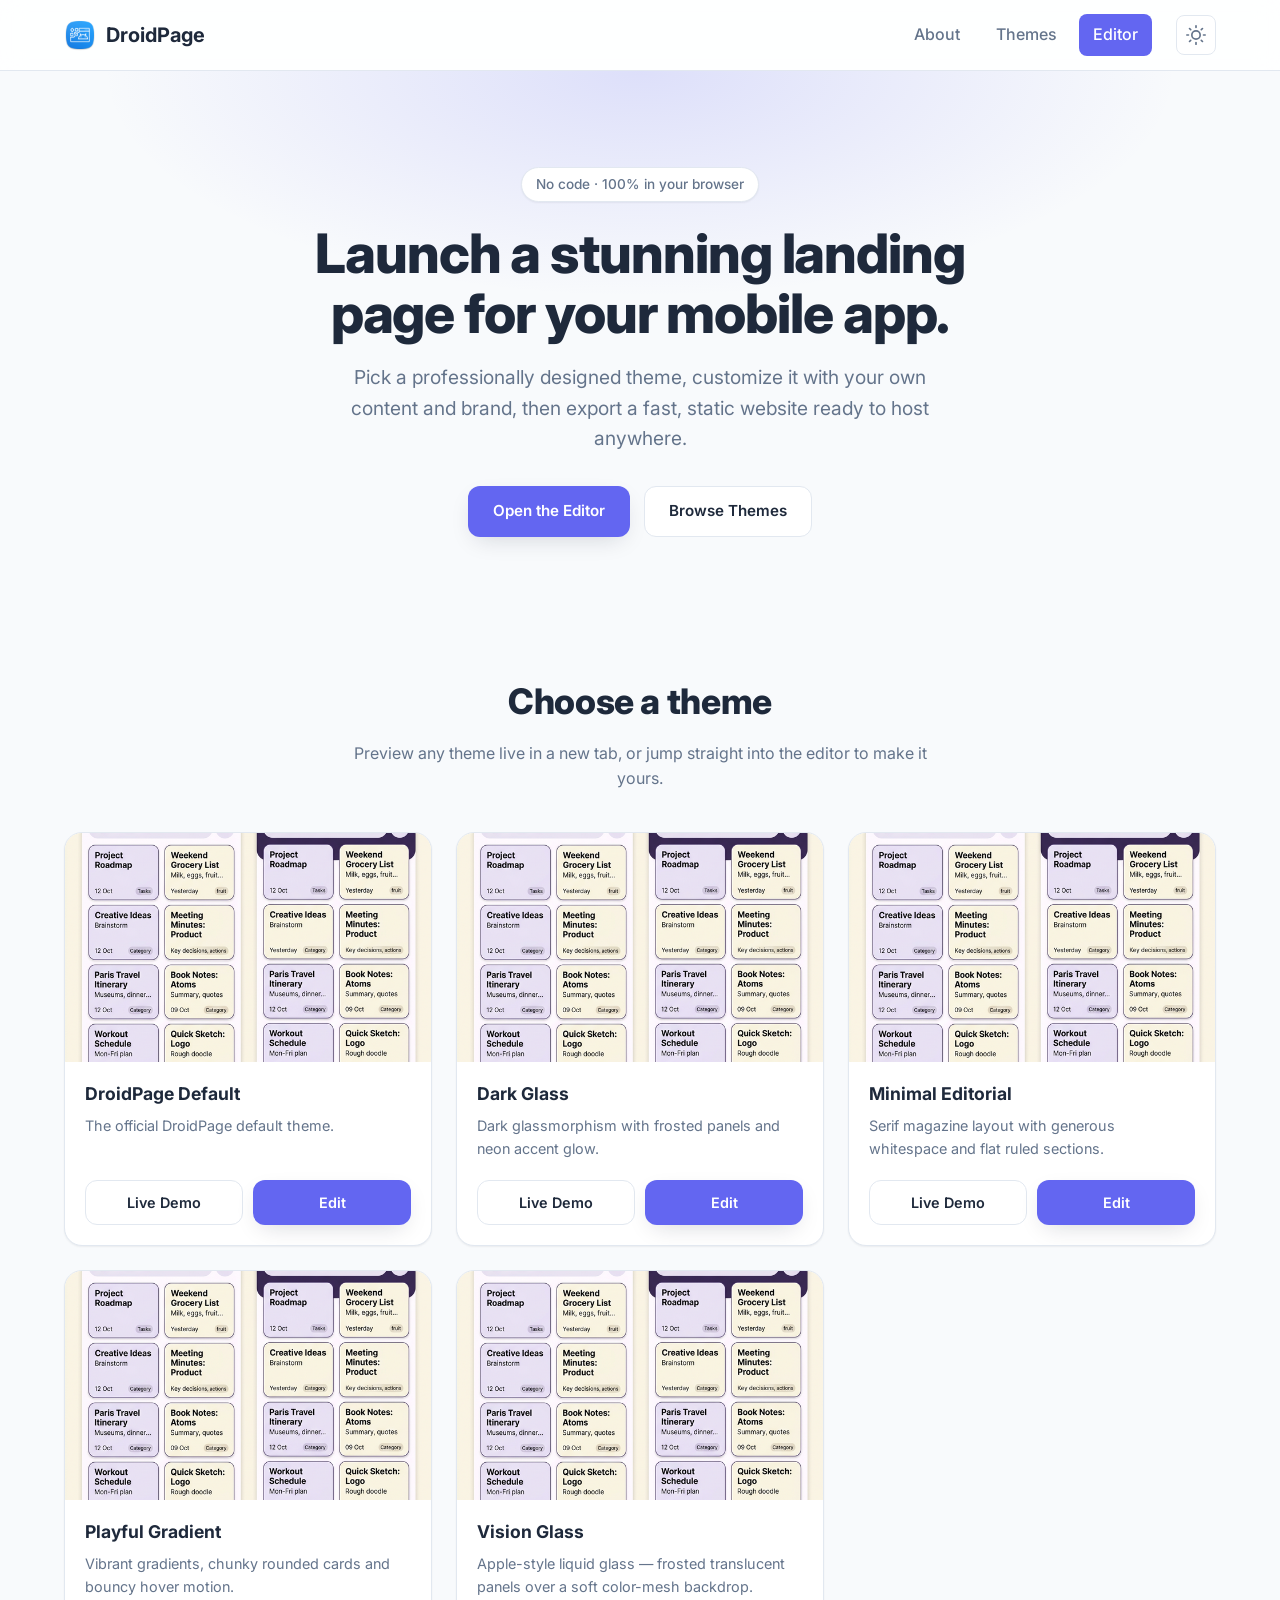
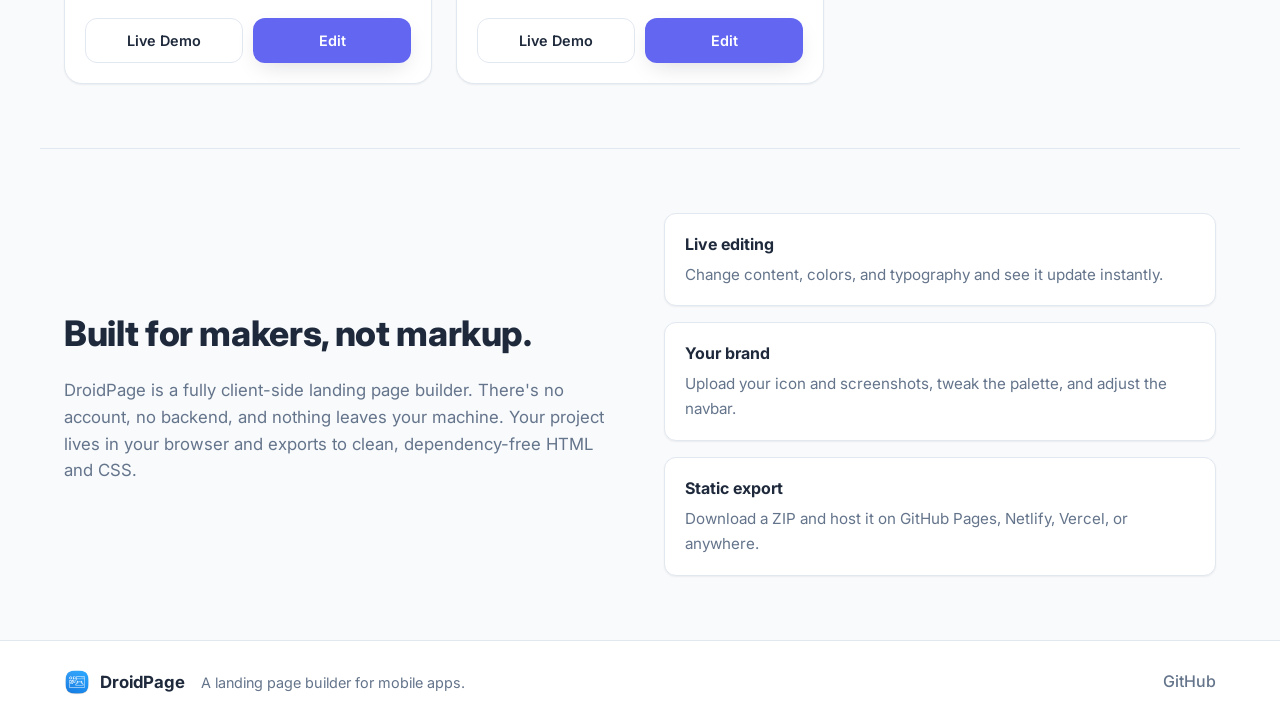
<file: index.html>
<!DOCTYPE html>
<html lang="en">

<head>
    <meta charset="UTF-8">
    <meta name="viewport" content="width=device-width, initial-scale=1.0">
    <title>DroidPage | Mobile App Landing Page Builder</title>
    <meta name="description"
        content="DroidPage is a free, client-side builder for beautiful mobile app landing pages. Pick a theme, customize it, and export a ready-to-host website in seconds.">
    <link rel="icon" href="assets/img/droid-page-icon.png">
    <link rel="stylesheet" href="assets/css/home.css">
    <link href="https://fonts.googleapis.com/css2?family=Inter:wght@300;400;500;600;700;800&display=swap"
        rel="stylesheet">
</head>

<body>
    <header class="site-nav" id="site-nav">
        <div class="nav-inner">
            <a href="index.html" class="brand" aria-label="DroidPage home">
                <img src="assets/img/droid-page-icon.png" alt="" class="brand-icon">
                <span>DroidPage</span>
            </a>

            <nav class="nav-links" id="nav-links">
                <a href="#about" data-nav-link>About</a>
                <a href="#themes" data-nav-link>Themes</a>
                <a href="editor.html" class="nav-cta">Editor</a>
            </nav>

            <div class="nav-actions">
                <button id="theme-toggle" class="icon-btn" title="Toggle light / dark" aria-label="Toggle light / dark">
                    <svg class="icon-sun" xmlns="http://www.w3.org/2000/svg" width="20" height="20" viewBox="0 0 24 24"
                        fill="none" stroke="currentColor" stroke-width="2" stroke-linecap="round"
                        stroke-linejoin="round">
                        <circle cx="12" cy="12" r="5" />
                        <path
                            d="M12 1v2M12 21v2M4.22 4.22l1.42 1.42M18.36 18.36l1.42 1.42M1 12h2M21 12h2M4.22 19.78l1.42-1.42M18.36 5.64l1.42-1.42" />
                    </svg>
                    <svg class="icon-moon" xmlns="http://www.w3.org/2000/svg" width="20" height="20"
                        viewBox="0 0 24 24" fill="none" stroke="currentColor" stroke-width="2" stroke-linecap="round"
                        stroke-linejoin="round">
                        <path d="M21 12.79A9 9 0 1 1 11.21 3 7 7 0 0 0 21 12.79z" />
                    </svg>
                </button>
                <button id="nav-toggle" class="icon-btn nav-toggle" title="Menu" aria-label="Open menu"
                    aria-expanded="false">
                    <svg xmlns="http://www.w3.org/2000/svg" width="22" height="22" viewBox="0 0 24 24" fill="none"
                        stroke="currentColor" stroke-width="2" stroke-linecap="round" stroke-linejoin="round">
                        <line x1="3" y1="6" x2="21" y2="6" />
                        <line x1="3" y1="12" x2="21" y2="12" />
                        <line x1="3" y1="18" x2="21" y2="18" />
                    </svg>
                </button>
            </div>
        </div>
    </header>

    <main>
        <section class="hero">
            <div class="hero-inner">
                <span class="hero-badge">No code &middot; 100% in your browser</span>
                <h1>Launch a stunning landing page for your mobile app.</h1>
                <p class="hero-sub">
                    Pick a professionally designed theme, customize it with your own content and brand,
                    then export a fast, static website ready to host anywhere.
                </p>
                <div class="hero-actions">
                    <a href="editor.html" class="btn btn-primary">Open the Editor</a>
                    <a href="#themes" class="btn btn-ghost">Browse Themes</a>
                </div>
            </div>
        </section>

        <section class="section themes-section" id="themes">
            <div class="section-head">
                <h2>Choose a theme</h2>
                <p>Preview any theme live in a new tab, or jump straight into the editor to make it yours.</p>
            </div>
            <div class="theme-grid" id="theme-grid">
                <div class="theme-card-skeleton"></div>
                <div class="theme-card-skeleton"></div>
                <div class="theme-card-skeleton"></div>
            </div>
        </section>

        <section class="section about-section" id="about">
            <div class="about-grid">
                <div class="about-copy">
                    <h2>Built for makers, not markup.</h2>
                    <p>
                        DroidPage is a fully client-side landing page builder. There's no account, no backend,
                        and nothing leaves your machine. Your project lives in your browser and exports to clean,
                        dependency-free HTML and CSS.
                    </p>
                </div>
                <ul class="about-features">
                    <li>
                        <span class="about-feature-title">Live editing</span>
                        <span class="about-feature-text">Change content, colors, and typography and see it update
                            instantly.</span>
                    </li>
                    <li>
                        <span class="about-feature-title">Your brand</span>
                        <span class="about-feature-text">Upload your icon and screenshots, tweak the palette, and adjust
                            the navbar.</span>
                    </li>
                    <li>
                        <span class="about-feature-title">Static export</span>
                        <span class="about-feature-text">Download a ZIP and host it on GitHub Pages, Netlify, Vercel, or
                            anywhere.</span>
                    </li>
                </ul>
            </div>
        </section>
    </main>

    <footer class="site-footer">
        <div class="footer-inner">
            <a href="index.html" class="brand brand-sm">
                <img src="assets/img/droid-page-icon.png" alt="" class="brand-icon">
                <span>DroidPage</span>
            </a>
            <p class="footer-note">A landing page builder for mobile apps.</p>
            <a href="https://github.com/OneDroid/DroidPage" target="_blank" rel="noopener" class="footer-link">GitHub</a>
        </div>
    </footer>

    <script type="module" src="assets/js/pages/home.js"></script>
</body>

</html>
</file>
<file: assets/css/home.css>
:root {
    --primary-color: #6366f1;
    --primary-hover: #4f46e5;
    --bg-color: #f8fafc;
    --surface: #ffffff;
    --surface-2: #f1f5f9;
    --text-primary: #1e293b;
    --text-secondary: #64748b;
    --border-color: #e2e8f0;
    --nav-bg: rgba(255, 255, 255, 0.85);
    --shadow-sm: 0 1px 2px rgba(15, 23, 42, 0.06);
    --shadow-md: 0 8px 24px -8px rgba(15, 23, 42, 0.18);
    --shadow-lg: 0 24px 48px -16px rgba(15, 23, 42, 0.28);
    --radius-lg: 18px;
    --radius-md: 12px;
    --radius-sm: 8px;
    --transition: all 0.25s cubic-bezier(0.4, 0, 0.2, 1);
}

.dark-theme {
    --bg-color: #0b1120;
    --surface: #131c2e;
    --surface-2: #1b2740;
    --text-primary: #f8fafc;
    --text-secondary: #94a3b8;
    --border-color: #29354f;
    --nav-bg: rgba(11, 17, 32, 0.85);
    --shadow-md: 0 8px 24px -8px rgba(0, 0, 0, 0.6);
    --shadow-lg: 0 24px 48px -16px rgba(0, 0, 0, 0.7);
}

* {
    margin: 0;
    padding: 0;
    box-sizing: border-box;
}

html {
    scroll-behavior: smooth;
    scroll-padding-top: 90px;
}

body {
    font-family: 'Inter', -apple-system, BlinkMacSystemFont, 'Segoe UI', sans-serif;
    background-color: var(--bg-color);
    color: var(--text-primary);
    line-height: 1.6;
    -webkit-font-smoothing: antialiased;
}

a {
    color: inherit;
    text-decoration: none;
}

img {
    display: block;
    max-width: 100%;
}

/* ── Navbar ─────────────────────────────────────────────── */
.site-nav {
    position: sticky;
    top: 0;
    z-index: 100;
    background: var(--nav-bg);
    backdrop-filter: blur(12px);
    -webkit-backdrop-filter: blur(12px);
    border-bottom: 1px solid var(--border-color);
}

.nav-inner {
    max-width: 1200px;
    margin: 0 auto;
    padding: 14px 24px;
    display: flex;
    align-items: center;
    gap: 24px;
}

.brand {
    display: flex;
    align-items: center;
    gap: 10px;
    font-weight: 700;
    font-size: 1.25rem;
    color: var(--text-primary);
}

.brand-icon {
    width: 32px;
    height: 32px;
    object-fit: contain;
}

.nav-links {
    margin-left: auto;
    display: flex;
    align-items: center;
    gap: 8px;
}

.nav-links a {
    padding: 8px 14px;
    border-radius: var(--radius-sm);
    font-weight: 500;
    color: var(--text-secondary);
    transition: var(--transition);
}

.nav-links a:hover {
    color: var(--text-primary);
    background: var(--surface-2);
}

.nav-links .nav-cta {
    background: var(--primary-color);
    color: #fff;
}

.nav-links .nav-cta:hover {
    background: var(--primary-hover);
    color: #fff;
}

.nav-actions {
    display: flex;
    align-items: center;
    gap: 8px;
}

.icon-btn {
    display: inline-flex;
    align-items: center;
    justify-content: center;
    width: 40px;
    height: 40px;
    border: 1px solid var(--border-color);
    background: var(--surface);
    color: var(--text-secondary);
    border-radius: var(--radius-sm);
    cursor: pointer;
    transition: var(--transition);
}

.icon-btn:hover {
    color: var(--text-primary);
    border-color: var(--primary-color);
}

.icon-moon {
    display: none;
}

.dark-theme .icon-sun {
    display: none;
}

.dark-theme .icon-moon {
    display: block;
}

.nav-toggle {
    display: none;
}

/* ── Hero ───────────────────────────────────────────────── */
.hero {
    position: relative;
    padding: 96px 24px 72px;
    overflow: hidden;
}

.hero::before {
    content: "";
    position: absolute;
    inset: 0;
    background:
        radial-gradient(60% 60% at 50% 0%, color-mix(in srgb, var(--primary-color) 18%, transparent), transparent 70%);
    pointer-events: none;
}

.hero-inner {
    position: relative;
    max-width: 760px;
    margin: 0 auto;
    text-align: center;
}

.hero-badge {
    display: inline-block;
    padding: 6px 14px;
    border-radius: 999px;
    background: var(--surface);
    border: 1px solid var(--border-color);
    color: var(--text-secondary);
    font-size: 0.85rem;
    font-weight: 500;
    box-shadow: var(--shadow-sm);
}

.hero h1 {
    margin: 22px 0 18px;
    font-size: clamp(2.1rem, 5vw, 3.4rem);
    line-height: 1.1;
    font-weight: 800;
    letter-spacing: -0.02em;
}

.hero-sub {
    font-size: clamp(1rem, 2vw, 1.2rem);
    color: var(--text-secondary);
    max-width: 620px;
    margin: 0 auto;
}

.hero-actions {
    margin-top: 32px;
    display: flex;
    gap: 14px;
    justify-content: center;
    flex-wrap: wrap;
}

.btn {
    display: inline-flex;
    align-items: center;
    justify-content: center;
    padding: 12px 24px;
    border-radius: var(--radius-md);
    font-weight: 600;
    font-size: 0.95rem;
    cursor: pointer;
    border: 1px solid transparent;
    transition: var(--transition);
}

.btn-primary {
    background: var(--primary-color);
    color: #fff;
    box-shadow: var(--shadow-md);
}

.btn-primary:hover {
    background: var(--primary-hover);
    transform: translateY(-2px);
}

.btn-ghost {
    background: var(--surface);
    color: var(--text-primary);
    border-color: var(--border-color);
}

.btn-ghost:hover {
    border-color: var(--primary-color);
    color: var(--primary-color);
}

/* ── Sections ───────────────────────────────────────────── */
.section {
    max-width: 1200px;
    margin: 0 auto;
    padding: 64px 24px;
}

.section-head {
    text-align: center;
    max-width: 600px;
    margin: 0 auto 40px;
}

.section-head h2 {
    font-size: clamp(1.6rem, 3vw, 2.2rem);
    font-weight: 800;
    letter-spacing: -0.01em;
}

.section-head p {
    margin-top: 12px;
    color: var(--text-secondary);
}

/* ── Theme grid ─────────────────────────────────────────── */
.theme-grid {
    display: grid;
    grid-template-columns: repeat(auto-fill, minmax(300px, 1fr));
    gap: 24px;
}

.theme-card {
    background: var(--surface);
    border: 1px solid var(--border-color);
    border-radius: var(--radius-lg);
    overflow: hidden;
    box-shadow: var(--shadow-sm);
    transition: var(--transition);
    display: flex;
    flex-direction: column;
}

.theme-card:hover {
    transform: translateY(-4px);
    box-shadow: var(--shadow-lg);
    border-color: color-mix(in srgb, var(--primary-color) 40%, var(--border-color));
}

.theme-thumb {
    position: relative;
    aspect-ratio: 16 / 10;
    background: var(--surface-2);
    overflow: hidden;
    cursor: pointer;
}

.theme-thumb img {
    width: 100%;
    height: 100%;
    object-fit: cover;
    transition: transform 0.4s ease;
}

.theme-card:hover .theme-thumb img {
    transform: scale(1.04);
}

.theme-thumb-overlay {
    position: absolute;
    inset: 0;
    display: flex;
    align-items: center;
    justify-content: center;
    gap: 8px;
    background: color-mix(in srgb, var(--text-primary) 55%, transparent);
    color: #fff;
    font-weight: 600;
    opacity: 0;
    transition: var(--transition);
}

.theme-thumb:hover .theme-thumb-overlay {
    opacity: 1;
}

.theme-body {
    padding: 18px 20px 20px;
    display: flex;
    flex-direction: column;
    gap: 6px;
    flex: 1;
}

.theme-name {
    font-size: 1.1rem;
    font-weight: 700;
}

.theme-desc {
    font-size: 0.9rem;
    color: var(--text-secondary);
    flex: 1;
}

.theme-actions {
    margin-top: 14px;
    display: flex;
    gap: 10px;
}

.theme-actions .btn {
    flex: 1;
    padding: 10px 14px;
    font-size: 0.9rem;
}

.theme-card-skeleton {
    height: 320px;
    border-radius: var(--radius-lg);
    background: linear-gradient(90deg, var(--surface-2) 25%, var(--border-color) 37%, var(--surface-2) 63%);
    background-size: 400% 100%;
    animation: skeleton 1.4s ease infinite;
}

@keyframes skeleton {
    0% { background-position: 100% 50%; }
    100% { background-position: 0 50%; }
}

/* ── About ──────────────────────────────────────────────── */
.about-section {
    border-top: 1px solid var(--border-color);
}

.about-grid {
    display: grid;
    grid-template-columns: 1fr 1fr;
    gap: 48px;
    align-items: center;
}

.about-copy h2 {
    font-size: clamp(1.6rem, 3vw, 2.2rem);
    font-weight: 800;
    letter-spacing: -0.01em;
    margin-bottom: 16px;
}

.about-copy p {
    color: var(--text-secondary);
    font-size: 1.05rem;
}

.about-features {
    list-style: none;
    display: flex;
    flex-direction: column;
    gap: 16px;
}

.about-features li {
    background: var(--surface);
    border: 1px solid var(--border-color);
    border-radius: var(--radius-md);
    padding: 18px 20px;
    box-shadow: var(--shadow-sm);
}

.about-feature-title {
    display: block;
    font-weight: 700;
    margin-bottom: 4px;
}

.about-feature-text {
    color: var(--text-secondary);
    font-size: 0.95rem;
}

/* ── Footer ─────────────────────────────────────────────── */
.site-footer {
    border-top: 1px solid var(--border-color);
    background: var(--surface);
}

.footer-inner {
    max-width: 1200px;
    margin: 0 auto;
    padding: 28px 24px;
    display: flex;
    align-items: center;
    gap: 16px;
    flex-wrap: wrap;
}

.brand-sm {
    font-size: 1.05rem;
}

.brand-sm .brand-icon {
    width: 26px;
    height: 26px;
}

.footer-note {
    color: var(--text-secondary);
    font-size: 0.9rem;
}

.footer-link {
    margin-left: auto;
    color: var(--text-secondary);
    font-weight: 500;
}

.footer-link:hover {
    color: var(--primary-color);
}

/* ── Responsive ─────────────────────────────────────────── */
@media (max-width: 760px) {
    .nav-toggle {
        display: inline-flex;
    }

    .nav-links {
        position: absolute;
        top: 100%;
        left: 0;
        right: 0;
        flex-direction: column;
        align-items: stretch;
        gap: 4px;
        padding: 12px 16px 16px;
        background: var(--surface);
        border-bottom: 1px solid var(--border-color);
        box-shadow: var(--shadow-md);
        transform: translateY(-8px);
        opacity: 0;
        pointer-events: none;
        transition: var(--transition);
    }

    .nav-links.open {
        transform: translateY(0);
        opacity: 1;
        pointer-events: auto;
    }

    .nav-links a {
        padding: 12px 14px;
    }

    .nav-links .nav-cta {
        text-align: center;
    }

    .about-grid {
        grid-template-columns: 1fr;
        gap: 28px;
    }
}
</file>
